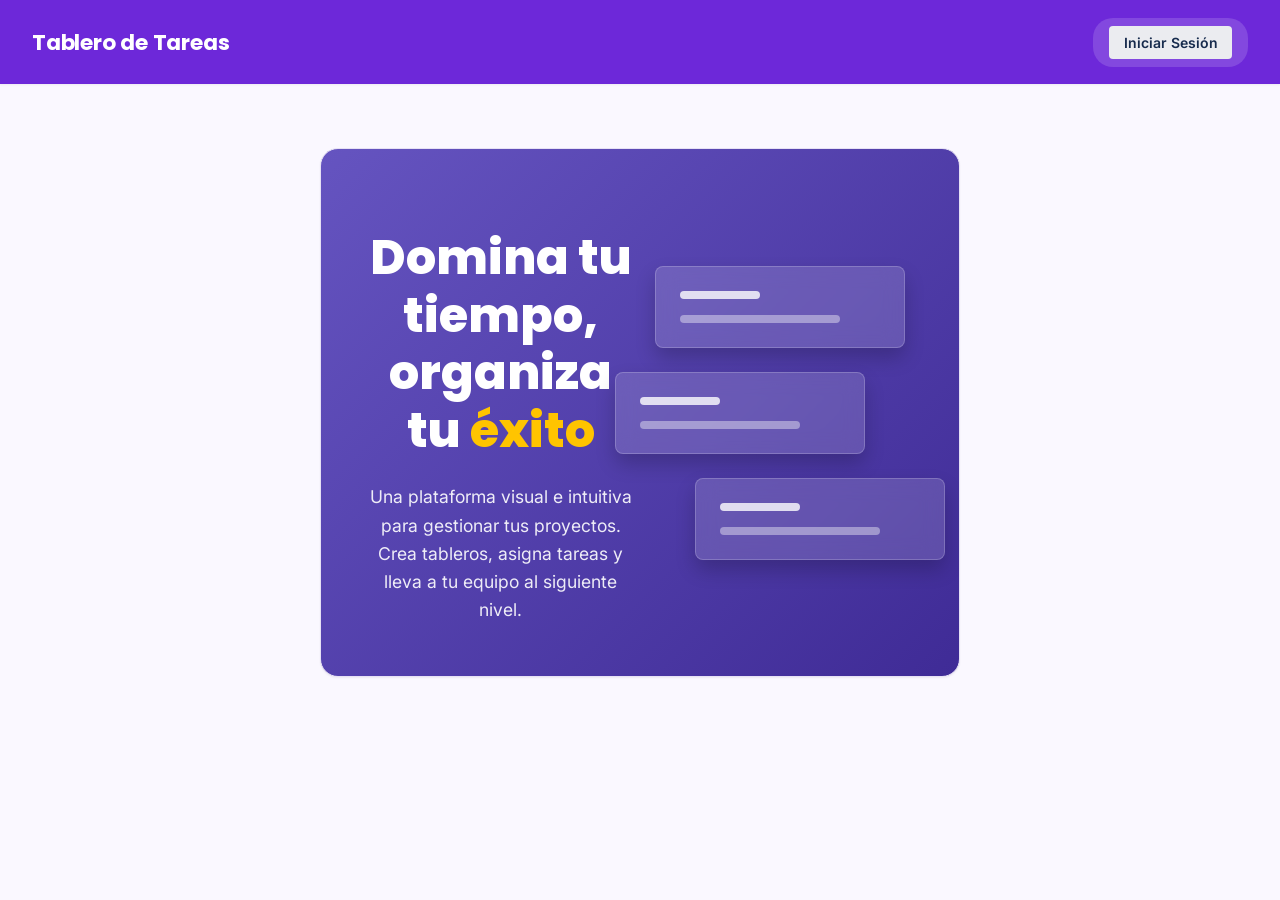
<file: index.html>
<!DOCTYPE html>
<html lang="es">
<head>
  <meta charset="UTF-8" />
  <meta name="viewport" content="width=device-width, initial-scale=1.0" />
  <title>Tablero de Tareas</title>
  <link rel="preconnect" href="https://fonts.googleapis.com" />
  <link rel="preconnect" href="https://fonts.gstatic.com" crossorigin />
  <link href="https://fonts.googleapis.com/css2?family=Poppins:wght@600;700;800&family=Inter:wght@400;500;600;700&display=swap" rel="stylesheet" />
  <link rel="stylesheet" href="css/styles.css" />
  <link rel="stylesheet" href="css/modales.css" />
  <link rel="stylesheet" href="css/tableros.css" />
  <link rel="stylesheet" href="css/usuarios.css">
  <link rel="stylesheet" href="css/tarjetas.css" />
  <link rel="stylesheet" href="css/notificaciones.css" />
</head>
<body>
  <header class="app-header">
    <h1>Tablero de Tareas</h1>
    <div id="usuario-actual"></div>
  </header>

  <main>
    <section id="landing-tableros" class="hero-seccion">
  <div class="hero-contenido">
    <h1 class="hero-titulo">Domina tu tiempo,<br>organiza tu <span>éxito</span></h1>
    <p class="hero-subtitulo">
      Una plataforma visual e intuitiva para gestionar tus proyectos. 
      Crea tableros, asigna tareas y lleva a tu equipo al siguiente nivel.
    </p>
  </div>
  
  <div class="hero-grafico">
    <div class="tarjeta-flotante tarjeta-1">
      <div class="linea-corta"></div>
      <div class="linea-larga"></div>
    </div>
    <div class="tarjeta-flotante tarjeta-2">
      <div class="linea-corta"></div>
      <div class="linea-larga"></div>
    </div>
    <div class="tarjeta-flotante tarjeta-3">
      <div class="linea-corta"></div>
      <div class="linea-larga"></div>
    </div>
  </div>
</section>

    <section id="seccion-tableros" hidden>
      <h2>Tableros</h2>
      <div id="controles-tableros">
        <input type="text" id="input-nombre-tablero" placeholder="Nombre del nuevo tablero" />
        <button id="btn-crear-tablero">Crear tablero</button>
      </div>
      <ul id="lista-tableros"></ul>
    </section>

    <section id="seccion-tablero-activo" hidden>
      <h2 id="titulo-tablero-activo"></h2>
      <div id="columnas-tablero"></div>
    </section>
  </main>

  <div id="notificaciones"></div>

  <script src="js/modales.js"></script>
  <script src="js/notificaciones.js"></script>
  <script src="js/usuarios.js"></script>
  <script src="js/tarjetas.js"></script>
  <script src="js/tableros.js"></script>
</body>
</html>
</file>
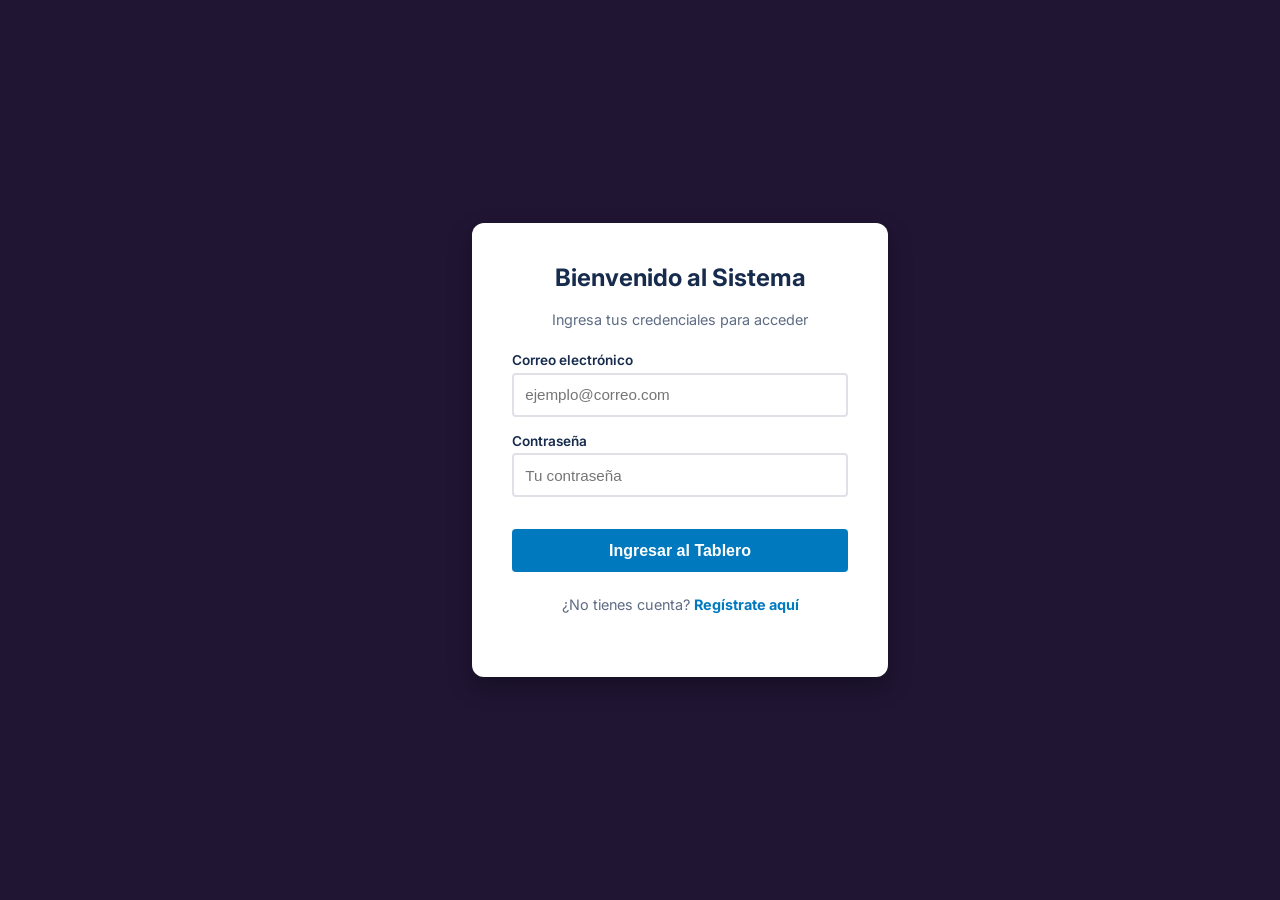
<file: login.html>
<!DOCTYPE html>
<html lang="es">
<head>
  <meta charset="UTF-8" />
  <meta name="viewport" content="width=device-width, initial-scale=1.0" />
  <title>Iniciar Sesión - Tablero de Tareas</title>
  <link rel="preconnect" href="https://fonts.googleapis.com" />
  <link rel="preconnect" href="https://fonts.gstatic.com" crossorigin />
  <link href="https://fonts.googleapis.com/css2?family=Poppins:wght@600;700;800&family=Inter:wght@400;500;600;700&display=swap" rel="stylesheet" />
  <link rel="stylesheet" href="css/login.css" />
</head>
<body>

  <!-- Contenedor Principal Centrado -->
  <main class="contenedor-auth">
    
    <!-- TARJETA DE LOGIN -->
    <div id="vista-login" class="tarjeta-auth">
      <h2>Bienvenido al Sistema</h2>
      <p>Ingresa tus credenciales para acceder</p>
      
      <div class="grupo-input">
        <label>Correo electrónico</label>
        <input type="email" id="login-correo" placeholder="ejemplo@correo.com" />
      </div>
      <div class="grupo-input">
        <label>Contraseña</label>
        <input type="password" id="login-password" placeholder="Tu contraseña" />
      </div>
      
      <button id="btn-ingresar" class="btn-principal">Ingresar al Tablero</button>
      
      <div class="enlaces-auth">
        <p>¿No tienes cuenta? <a href="#" id="link-ir-registro">Regístrate aquí</a></p>
      </div>
    </div>

    <!-- TARJETA DE REGISTRO (Oculta por defecto) -->
    <div id="vista-registro" class="tarjeta-auth oculto">
      <h2>Crear Cuenta</h2>
      <p>Regístrate para usar la plataforma</p>
      
      <div class="grupo-input">
        <label>Tu Nombre</label>
        <input type="text" id="reg-nombre" placeholder="Ej: Zharick" />
      </div>
      <div class="grupo-input">
        <label>Correo electrónico</label>
        <input type="email" id="reg-correo" placeholder="ejemplo@correo.com" />
      </div>
      <div class="grupo-input">
        <label>Contraseña</label>
        <input type="password" id="reg-password" placeholder="Mínimo 6 caracteres" />
      </div>
      
      <button id="btn-registrar" class="btn-principal">Registrarse</button>
      
      <div class="enlaces-auth">
        <p>¿Ya tienes cuenta? <a href="#" id="link-ir-login">Inicia sesión</a></p>
      </div>
    </div>

  </main>

  <script src="js/login.js"></script>
</body>
</html>
</file>
<file: css/styles.css>
:root {
  --font-heading: "Poppins", "Segoe UI", sans-serif;
  --font-sans: "Inter", -apple-system, BlinkMacSystemFont, "Segoe UI", Roboto, Helvetica, Arial, sans-serif;

  --color-bg: #faf8ff;
  --color-surface: #ffffff;
  --color-header-bg: #6d28d9;

  --color-text: #201533;
  --color-text-muted: #6b6580;
  --color-text-on-primary: #ffffff;

  --color-primary: #7c3aed;
  --color-primary-dark: #6d28d9;
  --color-primary-light: #f1e9ff;

  --color-accent: #fb923c;
  --color-accent-dark: #f97316;

  --color-border: #e6e1f5;

  --radius-sm: 8px;
  --radius-md: 12px;
  --radius-lg: 18px;

  --shadow-sm: 0 1px 2px rgba(32, 21, 51, 0.06);
  --shadow-md: 0 10px 24px -8px rgba(109, 40, 217, 0.25);
}

* {
  box-sizing: border-box;
}

/* Oculta un elemento por completo (anula el display:flex del hero) */
.oculto {
  display: none !important;
}

body {
  margin: 0;
  font-family: var(--font-sans);
  background-color: var(--color-bg);
  color: var(--color-text);
  -webkit-font-smoothing: antialiased;
}

h1, h2, h3 {
  font-family: var(--font-heading);
}

.app-header {
  display: flex;
  justify-content: space-between;
  align-items: center;
  padding: 1.1rem 2rem;
  background-color: var(--color-header-bg);
  color: var(--color-text-on-primary);
  box-shadow: var(--shadow-sm);
}

.app-header h1 {
  margin: 0;
  font-size: 1.35rem;
  font-weight: 700;
  letter-spacing: -0.01em;
}

main {
  padding: 2rem;
  max-width: 1100px;
  margin: 0 auto;
}

button {
  cursor: pointer;
  border: 1px solid var(--color-border);
  border-radius: var(--radius-sm);
  padding: 0.5rem 0.95rem;
  font-family: var(--font-sans);
  font-size: 0.875rem;
  font-weight: 600;
  background-color: var(--color-surface);
  color: var(--color-text);
  transition: background-color 0.15s ease, border-color 0.15s ease, transform 0.05s ease;
}

button:hover {
  background-color: var(--color-primary-light);
  border-color: var(--color-primary);
}

button:active {
  transform: scale(0.97);
}

/*SECCIÓN HERO */
.hero-seccion {
  display: flex;
  align-items: center;
  justify-content: space-between;
  padding: 4rem 2rem;
  background: linear-gradient(135deg, #6554C0 0%, #3F2B96 100%);
  color: white;
  border-radius: 12px;
  margin: 2rem;
  overflow: hidden;
}

.hero-contenido {
  flex: 1;
  max-width: 50%;
}

.hero-titulo {
  font-size: 3rem;
  line-height: 1.2;
  margin-bottom: 1.5rem;
  font-weight: 800;
}

.hero-titulo span {
  color: #FFC400;
}

.hero-subtitulo {
  color: #ffffff !important; 
  font-size: 1.1rem;
  opacity: 0.9;
  margin-bottom: 2rem;
  line-height: 1.6;
}

/*ANIMACIÓN DE TARJETAS FLOTANTES */
.hero-grafico {
  flex: 1;
  display: flex;
  flex-direction: column;
  align-items: center;
  gap: 1.5rem;
  position: relative;
}

.tarjeta-flotante {
  background: rgba(255, 255, 255, 0.15);
  backdrop-filter: blur(10px);
  padding: 1.5rem;
  border-radius: 8px;
  width: 250px;
  box-shadow: 0 10px 20px rgba(0,0,0,0.2);
  border: 1px solid rgba(255,255,255,0.2);
  animation: flotar 6s ease-in-out infinite;
}

.tarjeta-2 { animation-delay: -2s; transform: translateX(-40px); }
.tarjeta-3 { animation-delay: -4s; transform: translateX(40px); }

.linea-corta {
  background: rgba(255, 255, 255, 0.8);
  height: 8px;
  width: 40%;
  border-radius: 4px;
  margin-bottom: 1rem;
}

.linea-larga {
  background: rgba(255, 255, 255, 0.4);
  height: 8px;
  width: 80%;
  border-radius: 4px;
}

@keyframes flotar {
  0% { transform: translateY(0px) translateX(0); }
  50% { transform: translateY(-15px) translateX(0); }
  100% { transform: translateY(0px) translateX(0); }
}
</file>
<file: css/modales.css>
.modal-overlay {
  position: fixed;
  inset: 0;
  z-index: 2000;
  display: flex;
  align-items: center;
  justify-content: center;
  padding: 16px;
  background: rgba(32, 21, 51, 0.55);
  opacity: 0;
  pointer-events: none;
  transition: opacity 0.2s ease;
}

.modal-overlay.modal-entra {
  opacity: 1;
  pointer-events: auto;
}

.modal-dialogo {
  width: 100%;
  max-width: 380px;
  background: #ffffff;
  border-radius: var(--radius-md, 12px);
  box-shadow: 0 24px 48px -12px rgba(32, 21, 51, 0.45);
  padding: 1.4rem 1.5rem 1.25rem;
  transform: translateY(8px) scale(0.98);
  transition: transform 0.2s ease;
}

.modal-overlay.modal-entra .modal-dialogo {
  transform: translateY(0) scale(1);
}

.modal-titulo {
  margin: 0 0 0.35rem;
  font-family: var(--font-heading, "Poppins", "Segoe UI", sans-serif);
  font-size: 1.05rem;
  font-weight: 700;
  color: var(--color-text, #201533);
}

.modal-mensaje {
  margin: 0 0 1rem;
  font-size: 0.9rem;
  line-height: 1.5;
  color: var(--color-text-muted, #6b6580);
}

.modal-campo {
  margin-bottom: 1.1rem;
}

.modal-input {
  width: 100%;
  padding: 0.6rem 0.85rem;
  border: 1px solid var(--color-border, #e6e1f5);
  border-radius: var(--radius-sm, 8px);
  font-family: var(--font-sans, "Inter", sans-serif);
  font-size: 0.95rem;
  color: var(--color-text, #201533);
  background-color: var(--color-surface, #ffffff);
  transition: border-color 0.15s ease, box-shadow 0.15s ease;
}

.modal-input:focus {
  outline: none;
  border-color: var(--color-primary, #7c3aed);
  box-shadow: 0 0 0 3px var(--color-primary-light, #f1e9ff);
}

.modal-input.modal-input-error {
  border-color: #dc3545;
  box-shadow: 0 0 0 3px rgba(220, 53, 69, 0.15);
  animation: modal-sacudir 0.3s ease;
}

.modal-acciones {
  display: flex;
  justify-content: flex-end;
  gap: 0.5rem;
}

.modal-boton {
  cursor: pointer;
  border: 1px solid var(--color-border, #e6e1f5);
  border-radius: var(--radius-sm, 8px);
  padding: 0.5rem 1rem;
  font-family: var(--font-sans, "Inter", sans-serif);
  font-size: 0.85rem;
  font-weight: 600;
  transition: background-color 0.15s ease, border-color 0.15s ease, transform 0.05s ease;
}

.modal-boton:hover {
  border-color: var(--color-primary, #7c3aed);
  background-color: var(--color-primary-light, #f1e9ff);
}

.modal-boton:active {
  transform: scale(0.97);
}

.modal-boton-aceptar {
  background-color: var(--color-primary, #7c3aed);
  border-color: var(--color-primary, #7c3aed);
  color: var(--color-text-on-primary, #ffffff);
}

.modal-boton-aceptar:hover {
  background-color: var(--color-primary-dark, #6d28d9);
  border-color: var(--color-primary-dark, #6d28d9);
}

.modal-boton-cancelar {
  background-color: #ffffff;
  color: var(--color-text, #201533);
}

@keyframes modal-sacudir {
  0%, 100% { transform: translateX(0); }
  25% { transform: translateX(-6px); }
  75% { transform: translateX(6px); }
}
</file>
<file: css/tableros.css>
#landing-tableros {
  background-color: var(--color-surface);
  border: 1px solid var(--color-border);
  border-radius: var(--radius-lg);
  padding: 2.5rem;
  text-align: center;
  max-width: 640px;
  margin: 2rem auto;
  box-shadow: var(--shadow-sm);
}

#landing-tableros h2 {
  margin: 0 0 1rem;
  font-family: var(--font-heading);
  font-size: 1.6rem;
  font-weight: 700;
  letter-spacing: -0.01em;
  color: var(--color-text);
}

#landing-tableros p {
  margin: 0 0 0.75rem;
  color: var(--color-text-muted);
  line-height: 1.6;
}

#landing-tableros .landing-aviso {
  margin-top: 1.25rem;
  font-weight: 600;
  color: var(--color-primary-dark);
}

#seccion-tableros {
  margin-bottom: 2.5rem;
}

#seccion-tableros h2,
#seccion-tablero-activo h2 {
  font-size: 0.8rem;
  text-transform: uppercase;
  letter-spacing: 0.08em;
  font-weight: 700;
  color: var(--color-text-muted);
  margin-bottom: 1rem;
}

#controles-tableros {
  display: flex;
  gap: 0.6rem;
  margin-bottom: 1.25rem;
}

#input-nombre-tablero {
  flex: 1;
  max-width: 320px;
  padding: 0.55rem 0.85rem;
  border: 1px solid var(--color-border);
  border-radius: var(--radius-sm);
  font-family: var(--font-sans);
  font-size: 0.9rem;
  background-color: var(--color-surface);
  color: var(--color-text);
}

#input-nombre-tablero::placeholder {
  color: var(--color-text-muted);
}

#input-nombre-tablero:focus {
  outline: none;
  border-color: var(--color-primary);
  box-shadow: 0 0 0 3px var(--color-primary-light);
}

#btn-crear-tablero {
  background-color: var(--color-accent);
  border-color: var(--color-accent);
  color: var(--color-text-on-primary);
  font-weight: 700;
}

#btn-crear-tablero:hover {
  background-color: var(--color-accent-dark);
  border-color: var(--color-accent-dark);
}

#lista-tableros {
  list-style: none;
  padding: 0;
  margin: 0;
  display: flex;
  flex-wrap: wrap;
  gap: 0.65rem;
}

#lista-tableros li {
  display: flex;
  align-items: center;
  gap: 0.45rem;
  background-color: var(--color-surface);
  border: 1px solid var(--color-border);
  border-radius: var(--radius-md);
  padding: 0.5rem 0.65rem;
  box-shadow: var(--shadow-sm);
  transition: box-shadow 0.15s ease, border-color 0.15s ease;
}

#lista-tableros li:hover {
  box-shadow: var(--shadow-md);
}

#lista-tableros li.tablero-activo {
  border-color: var(--color-primary);
  box-shadow: 0 0 0 3px var(--color-primary-light);
}

.tablero-nombre {
  cursor: pointer;
  font-weight: 600;
  font-size: 0.92rem;
  padding: 0.15rem 0.35rem;
  color: var(--color-text);
}

.tablero-nombre:hover {
  color: var(--color-primary);
}

#lista-tableros button {
  font-size: 0.78rem;
  padding: 0.3rem 0.6rem;
}

#seccion-tablero-activo {
  background-color: var(--color-surface);
  border: 1px solid var(--color-border);
  border-radius: var(--radius-lg);
  padding: 1.5rem;
  min-height: 140px;
  box-shadow: var(--shadow-sm);
}

#titulo-tablero-activo {
  margin: 0 0 1.1rem;
  font-family: var(--font-heading);
  font-size: 1.25rem;
  font-weight: 700;
  letter-spacing: -0.01em;
  color: var(--color-text);
}

#columnas-tablero {
  display: flex;
  gap: 1rem;
  overflow-x: auto;
}

.columna {
  background-color: var(--color-bg);
  border: 1px solid var(--color-border);
  border-radius: var(--radius-md);
  padding: 0.85rem;
  width: 260px;
  min-width: 260px;
  min-height: 200px;
}

.columna h3 {
  margin: 0 0 0.6rem;
  font-size: 0.8rem;
  text-transform: uppercase;
  letter-spacing: 0.06em;
  font-weight: 700;
  color: var(--color-text-muted);
}
</file>
<file: css/usuarios.css>
#usuario-actual {
  display: flex;
  align-items: center;
  gap: 0.8rem;
  background-color: rgba(255, 255, 255, 0.15);
  padding: 0.5rem 1rem;
  border-radius: 20px;
}

.avatar-usuario {
  width: 32px;
  height: 32px;
  background-color: #0079bf;
  color: #ffffff;
  border-radius: 50%;
  display: flex;
  justify-content: center;
  align-items: center;
  font-weight: 700;
  font-size: 1rem;
}

.usuario-nombre {
  font-weight: 500;
  font-size: 0.95rem;
  color: white;
}

.input-usuario {
  padding: 0.5rem 0.75rem;
  border: 1px solid transparent;
  border-radius: 4px;
  outline: none;
  color: #172b4d;
  font-size: 0.9rem;
  transition: all 0.2s ease;
}

.input-usuario:focus {
  border-color: #0079bf;
  box-shadow: 0 0 0 3px rgba(0, 121, 191, 0.3);
}

.btn-usuario {
  background-color: #ebecf0;
  color: #172b4d;
  font-weight: 600;
  border: none;
  border-radius: 4px;
  padding: 0.5rem 0.9rem;
  transition: background-color 0.15s ease;
}

.btn-usuario:hover {
  background-color: #dfe1e6;
}
</file>
<file: css/tarjetas.css>
.tarjetas-container {
  display: flex;
  flex-direction: column;
  gap: 0.75rem;
  margin-top: 0.75rem;
}

.tarjeta {
  background-color: var(--color-surface);
  border: 1px solid var(--color-border);
  border-left: 4px solid var(--color-border);
  border-radius: var(--radius-sm);
  padding: 0.8rem 1rem;
  box-shadow: 0 1px 3px rgba(9, 30, 66, 0.15);
  transition: box-shadow 0.15s ease, transform 0.15s ease;
}

.tarjeta:hover {
  box-shadow: 0 4px 10px rgba(9, 30, 66, 0.2);
  transform: translateY(-1px);
}

.tarjeta-texto {
  margin: 0 0 0.5rem;
  font-size: 0.88rem;
  color: var(--color-text);
}

.tarjeta-controles {
  display: flex;
  gap: 0.35rem;
  flex-wrap: wrap;
}

.tarjeta-controles button {
  font-size: 0.72rem;
  padding: 0.3rem 0.55rem;
}

.columna:nth-child(1) .tarjeta {
  border-left: 4px solid #8a9bb0;
}

.columna:nth-child(2) .tarjeta {
  border-left: 4px solid var(--color-accent);
}

.columna:nth-child(3) .tarjeta {
  border-left: 4px solid #36b37e;
}

/* Categorias de tarjetas */
.tarjeta-select-categoria {
  font-size: 0.7rem;
  font-weight: 600;
  color: #ffffff;
  background-color: #8a9bb0;
  border: none;
  border-radius: 999px;
  padding: 0.2rem 0.55rem;
  margin-bottom: 0.45rem;
  cursor: pointer;
}

.cat-trabajo {
  background-color: #7c3aed;
}

.cat-estudio {
  background-color: #fb923c;
}

.cat-personal {
  background-color: #2f9e44;
}

/* Filtro por categoria */
.filtro-categorias {
  display: flex;
  align-items: center;
  gap: 0.5rem;
  margin-bottom: 1rem;
  font-size: 0.85rem;
  color: var(--color-text-muted);
}

.filtro-categorias select {
  font-family: var(--font-sans);
  padding: 0.3rem 0.5rem;
  border: 1px solid var(--color-border);
  border-radius: var(--radius-sm);
}

/* Controles para crear una tarjeta nueva */
.nueva-tarjeta {
  display: flex;
  gap: 0.4rem;
  margin-top: 0.5rem;
}

.nueva-tarjeta select {
  flex: 1;
  font-family: var(--font-sans);
  font-size: 0.75rem;
  padding: 0.3rem 0.4rem;
  border: 1px solid var(--color-border);
  border-radius: var(--radius-sm);
}
</file>
<file: css/notificaciones.css>
#notificaciones {
  position: fixed;
  bottom: 20px;
  right: 20px;
  display: flex;
  flex-direction: column;
  gap: 10px;
  z-index: 1000;
}

.notificacion {
  padding: 12px 20px;
  border-radius: 6px;
  background: #fff;
  box-shadow: 0 2px 8px rgba(0, 0, 0, 0.15);
  color: #172b4d;
  font-family: -apple-system, BlinkMacSystemFont, "Segoe UI", Roboto, sans-serif;
  font-size: 14px;
  opacity: 0;
  transform: translateX(40px);
  animation: notif-entrada 0.3s ease forwards;
  transition: opacity 0.4s ease, transform 0.4s ease;
}

.notificacion-ocultar {
  opacity: 0;
  transform: translateX(40px);
}

.notificacion--sesion {
  border-left: 4px solid #0079bf;
}

.notificacion--tarjeta {
  border-left: 4px solid #4caf50;
}

.notificacion--info {
  border-left: 4px solid #ebecf0;
}

@keyframes notif-entrada {
  to {
    opacity: 1;
    transform: translateX(0);
  }
}
</file>
<file: css/login.css>
body {
  margin: 0;
  font-family: 'Inter', sans-serif;
  background-color: #201533; /* Fondo oscuro morado */
  display: flex;
  justify-content: center;
  align-items: center;
  min-height: 100vh;
}

.tarjeta-auth {
  background-color: white;
  padding: 2.5rem;
  border-radius: 12px;
  box-shadow: 0 10px 25px rgba(0,0,0,0.3);
  width: 100%;
  max-width: 380px;
  text-align: center;
}

.tarjeta-auth h2 { color: #172b4d; margin-top: 0; }
.tarjeta-auth p { color: #5e6c84; font-size: 0.9rem; margin-bottom: 1.5rem; }

.grupo-input { text-align: left; margin-bottom: 1rem; }
.grupo-input label { display: block; font-size: 0.85rem; font-weight: 600; margin-bottom: 0.3rem; color: #172b4d;}
.grupo-input input { 
  width: 100%; box-sizing: border-box; padding: 0.7rem; 
  border: 2px solid #dfe1e6; border-radius: 4px; font-size: 0.95rem;
}
.grupo-input input:focus { border-color: #0079bf; outline: none; }

.btn-principal {
  width: 100%; background-color: #0079bf; color: white;
  padding: 0.8rem; border: none; border-radius: 4px;
  font-weight: bold; font-size: 1rem; cursor: pointer;
  margin-top: 1rem;
}
.btn-principal:hover { background-color: #026aa7; }

.enlaces-auth { margin-top: 1.5rem; font-size: 0.85rem; }
.enlaces-auth a { color: #0079bf; font-weight: bold; text-decoration: none; }

.oculto { display: none !important; }
</file>
